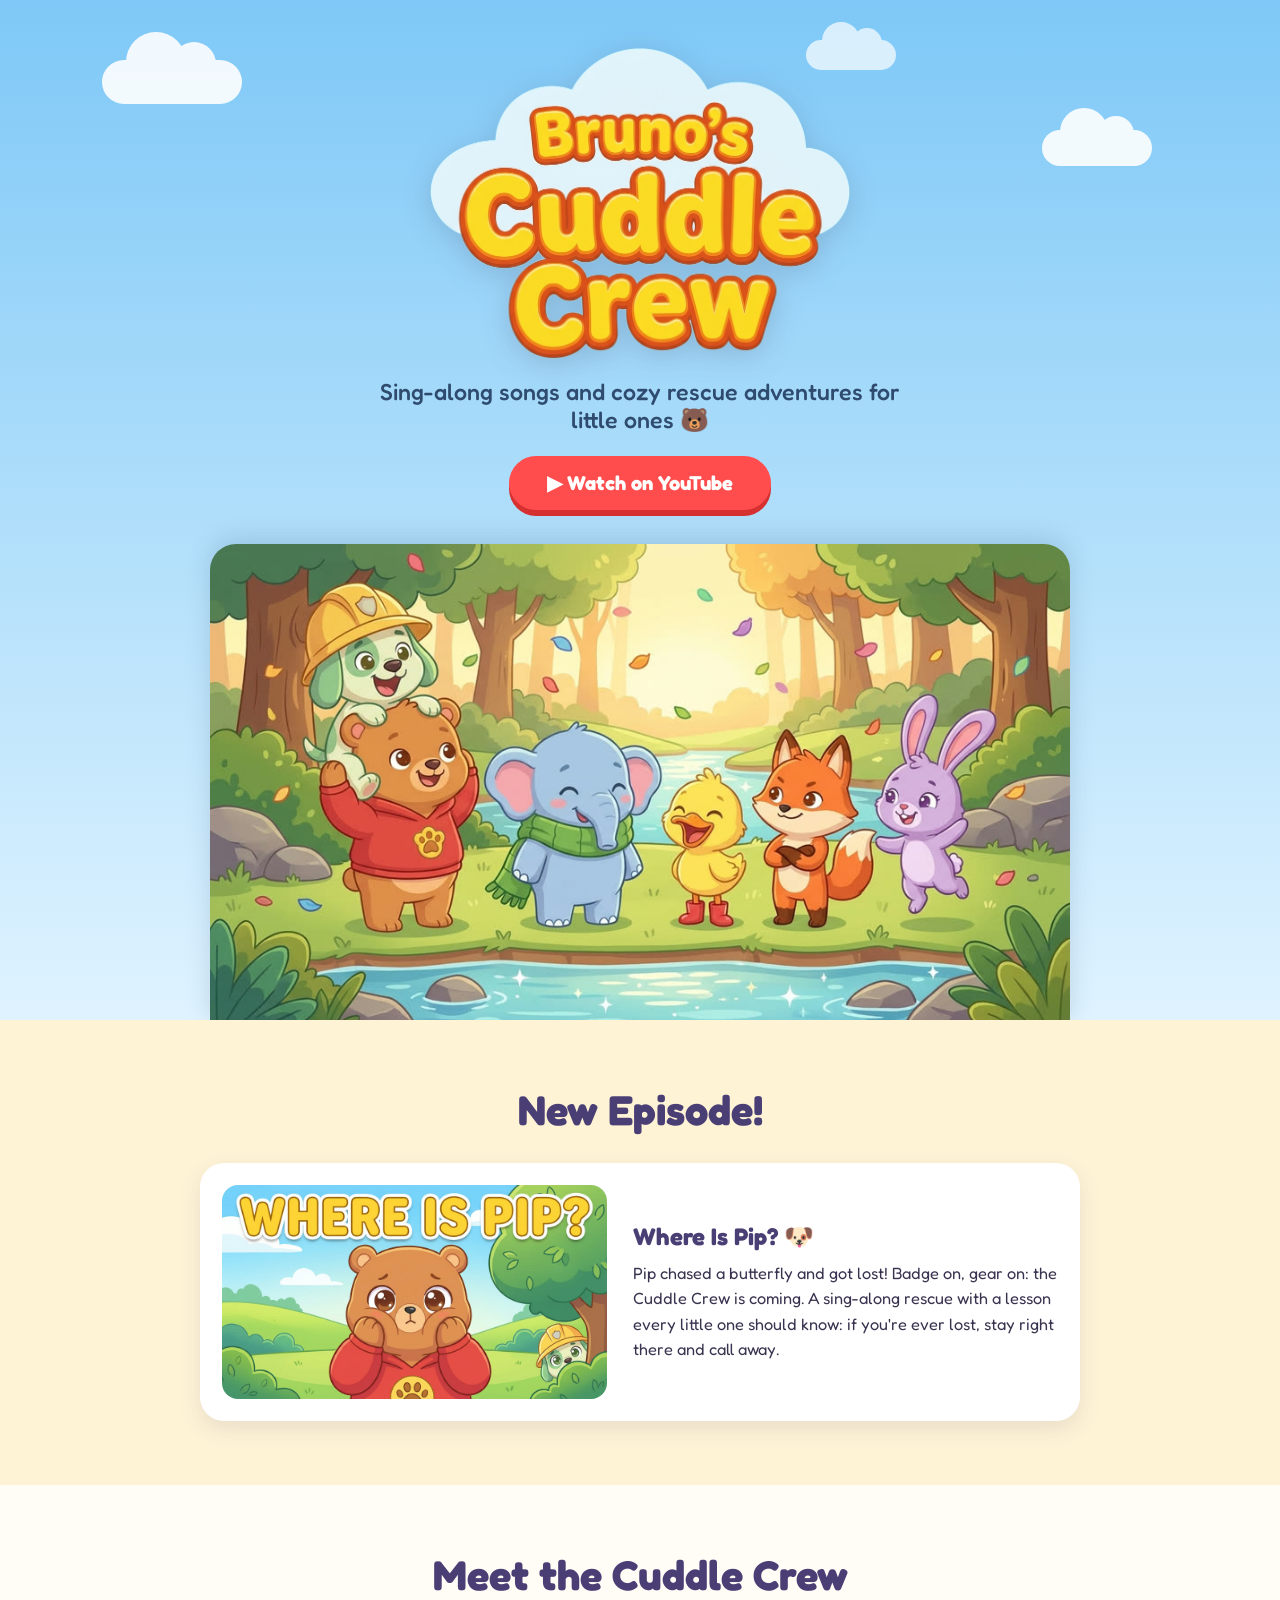
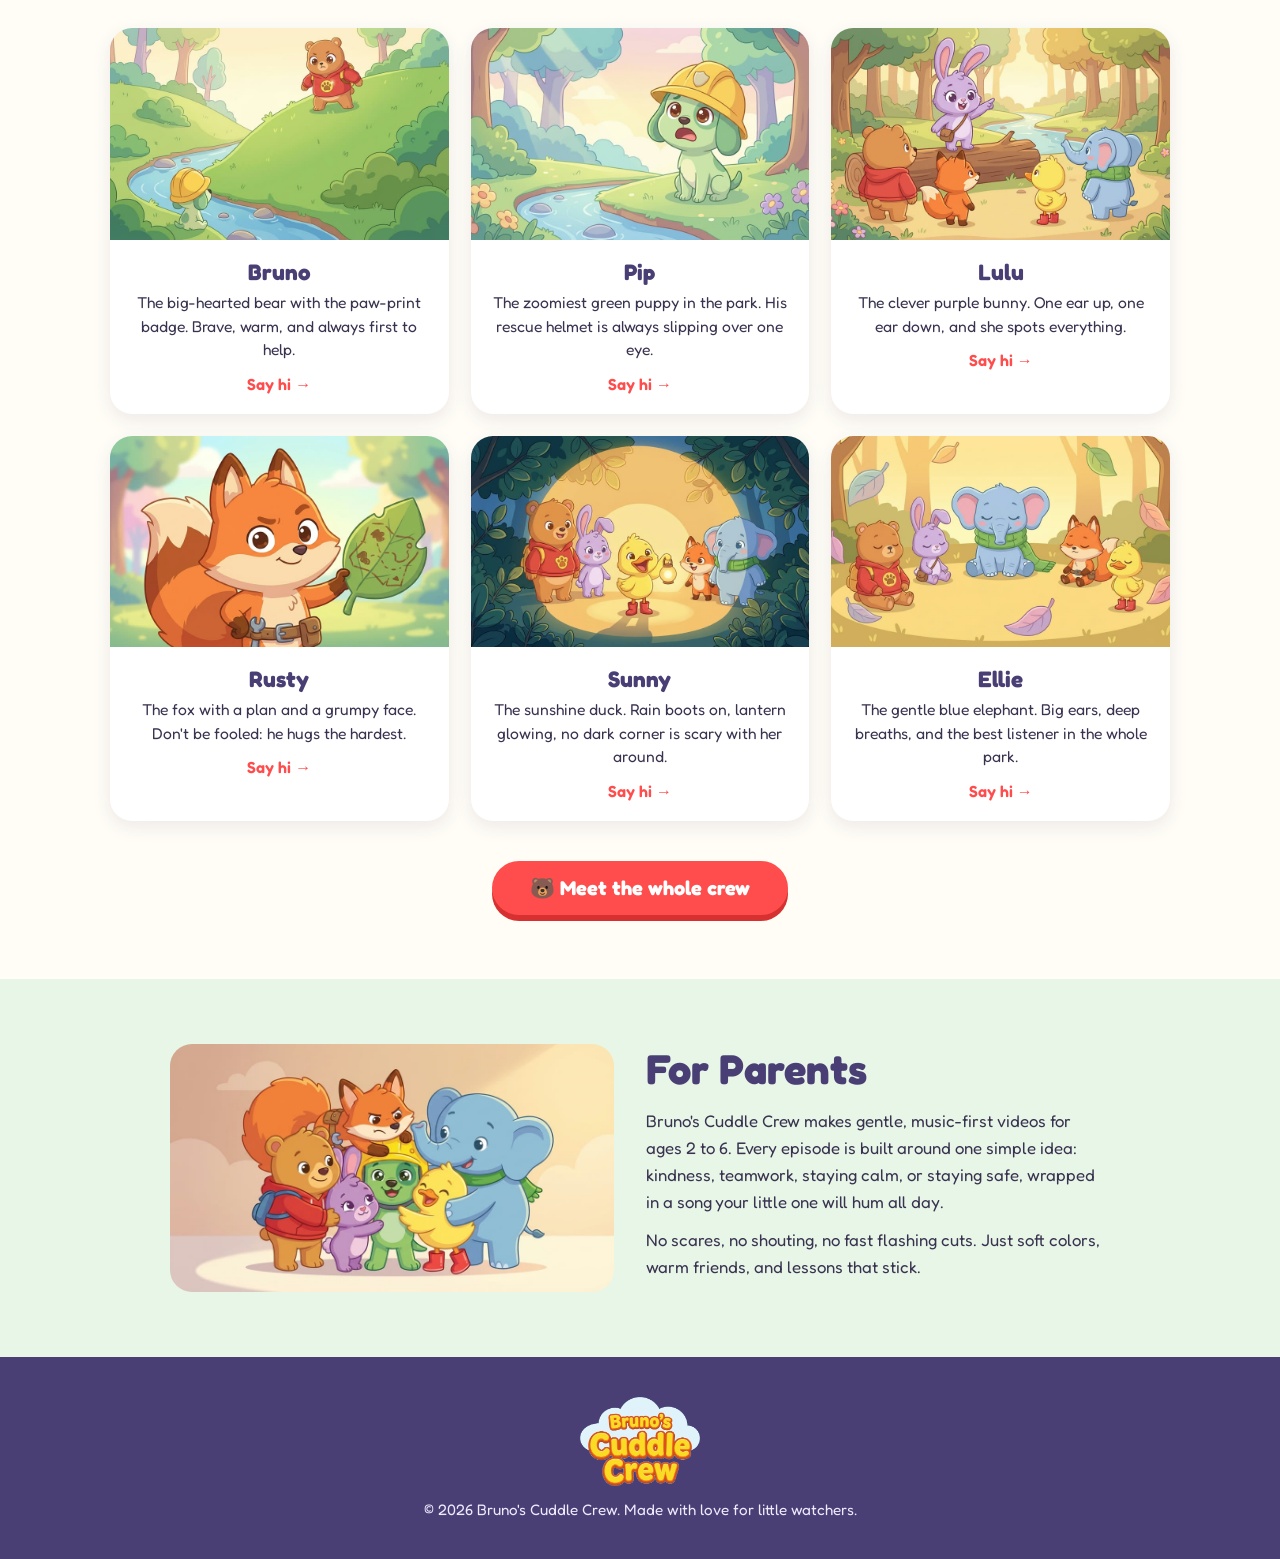
<file: index.html>
<!DOCTYPE html>
<html lang="en">
<head>
<meta charset="UTF-8">
<meta name="viewport" content="width=device-width, initial-scale=1.0">
<title>Bruno's Cuddle Crew — Songs & Adventures for Little Ones</title>
<meta name="description" content="Bruno's Cuddle Crew: sing-along songs and cozy rescue adventures for preschoolers. Meet Bruno, Pip, Lulu, Rusty, Sunny and Ellie!">
<meta property="og:title" content="Bruno's Cuddle Crew">
<meta property="og:description" content="Sing-along songs and cozy adventures for little ones.">
<meta property="og:image" content="https://brunoscuddlecrew.com/assets/hero.jpg">
<meta property="og:url" content="https://brunoscuddlecrew.com">
<link rel="icon" type="image/png" href="assets/logo.png">
<link rel="preconnect" href="https://fonts.googleapis.com">
<link rel="preconnect" href="https://fonts.gstatic.com" crossorigin>
<link href="https://fonts.googleapis.com/css2?family=Fredoka:wght@400;500;600;700&display=swap" rel="stylesheet">
<link rel="stylesheet" href="style.css">
</head>
<body>

<header class="hero">
  <div class="clouds" aria-hidden="true">
    <span class="cloud c1"></span><span class="cloud c2"></span><span class="cloud c3"></span>
  </div>
  <img class="hero-logo" src="assets/logo.png" alt="Bruno's Cuddle Crew logo">
  <p class="tagline">Sing-along songs and cozy rescue adventures for little ones 🐻</p>
  <a class="btn-yt" id="yt-link" href="https://www.youtube.com/@BrunosCuddleCrew" target="_blank" rel="noopener">
    ▶ Watch on YouTube
  </a>
  <img class="hero-crew" src="assets/hero.jpg" alt="Bruno, Pip, Lulu, Rusty, Sunny and Ellie standing together by the stream">
</header>

<main>
  <section class="watch">
    <h2>New Episode!</h2>
    <!-- PUBLISH-DAY GATE: re-add on the video's publish day (Fatih rule 2026-07-11).
         Ten Little Ducklings card goes live 2026-07-13 (youtu.be/UsX-6YRcGUA, publishAt 20:30Z):
    <a class="ep-card" id="ep2-link" href="https://youtu.be/UsX-6YRcGUA" target="_blank" rel="noopener">
      <img src="assets/ducklings_thumb.jpg" alt="Ten Little Ducklings episode thumbnail">
      <div class="ep-info">
        <h3>Ten Little Ducklings 🐤</h3>
        <p>Sunny's ten little ducklings wandered off around the pond! Count along with the Cuddle Crew from 1 to 10 as they find every fluffy duckling, then count again nice and slow, and super fast!</p>
      </div>
    </a>
    -->
    <a class="ep-card" id="ep1-link" href="https://youtu.be/b7LhZyngtzA" target="_blank" rel="noopener">
      <img src="assets/ep1_thumb.jpg" alt="Where Is Pip? episode thumbnail">
      <div class="ep-info">
        <h3>Where Is Pip? 🐶</h3>
        <p>Pip chased a butterfly and got lost! Badge on, gear on: the Cuddle Crew is coming. A sing-along rescue with a lesson every little one should know: if you're ever lost, stay right there and call away.</p>
      </div>
    </a>
  </section>

  <section class="crew">
    <h2>Meet the Cuddle Crew</h2>
    <div class="cards">
      <a class="card" href="crew/bruno/"><img src="assets/bruno.jpg" alt="Bruno the bear"><h3>Bruno</h3><p>The big-hearted bear with the paw-print badge. Brave, warm, and always first to help.</p><span class="card-cta">Say hi →</span></a>
      <a class="card" href="crew/pip/"><img src="assets/pip.jpg" alt="Pip the puppy"><h3>Pip</h3><p>The zoomiest green puppy in the park. His rescue helmet is always slipping over one eye.</p><span class="card-cta">Say hi →</span></a>
      <a class="card" href="crew/lulu/"><img src="assets/lulu.jpg" alt="Lulu the bunny"><h3>Lulu</h3><p>The clever purple bunny. One ear up, one ear down, and she spots everything.</p><span class="card-cta">Say hi →</span></a>
      <a class="card" href="crew/rusty/"><img src="assets/rusty.jpg" alt="Rusty the fox"><h3>Rusty</h3><p>The fox with a plan and a grumpy face. Don't be fooled: he hugs the hardest.</p><span class="card-cta">Say hi →</span></a>
      <a class="card" href="crew/sunny/"><img src="assets/sunny.jpg" alt="Sunny the duck"><h3>Sunny</h3><p>The sunshine duck. Rain boots on, lantern glowing, no dark corner is scary with her around.</p><span class="card-cta">Say hi →</span></a>
      <a class="card" href="crew/ellie/"><img src="assets/ellie.jpg" alt="Ellie the elephant"><h3>Ellie</h3><p>The gentle blue elephant. Big ears, deep breaths, and the best listener in the whole park.</p><span class="card-cta">Say hi →</span></a>
    </div>
    <p class="crew-foot"><a class="btn-yt" href="crew/">🐻 Meet the whole crew</a></p>
  </section>

  <section class="parents">
    <div class="parents-inner">
      <img src="assets/hug.jpg" alt="The whole crew in a big group hug">
      <div>
        <h2>For Parents</h2>
        <p>Bruno's Cuddle Crew makes gentle, music-first videos for ages 2 to 6. Every episode is built around one simple idea: kindness, teamwork, staying calm, or staying safe, wrapped in a song your little one will hum all day.</p>
        <p>No scares, no shouting, no fast flashing cuts. Just soft colors, warm friends, and lessons that stick.</p>
      </div>
    </div>
  </section>
</main>

<footer>
  <img src="assets/logo.png" alt="" class="foot-logo">
  <p>© 2026 Bruno's Cuddle Crew. Made with love for little watchers.</p>
</footer>

</body>
</html>
</file>
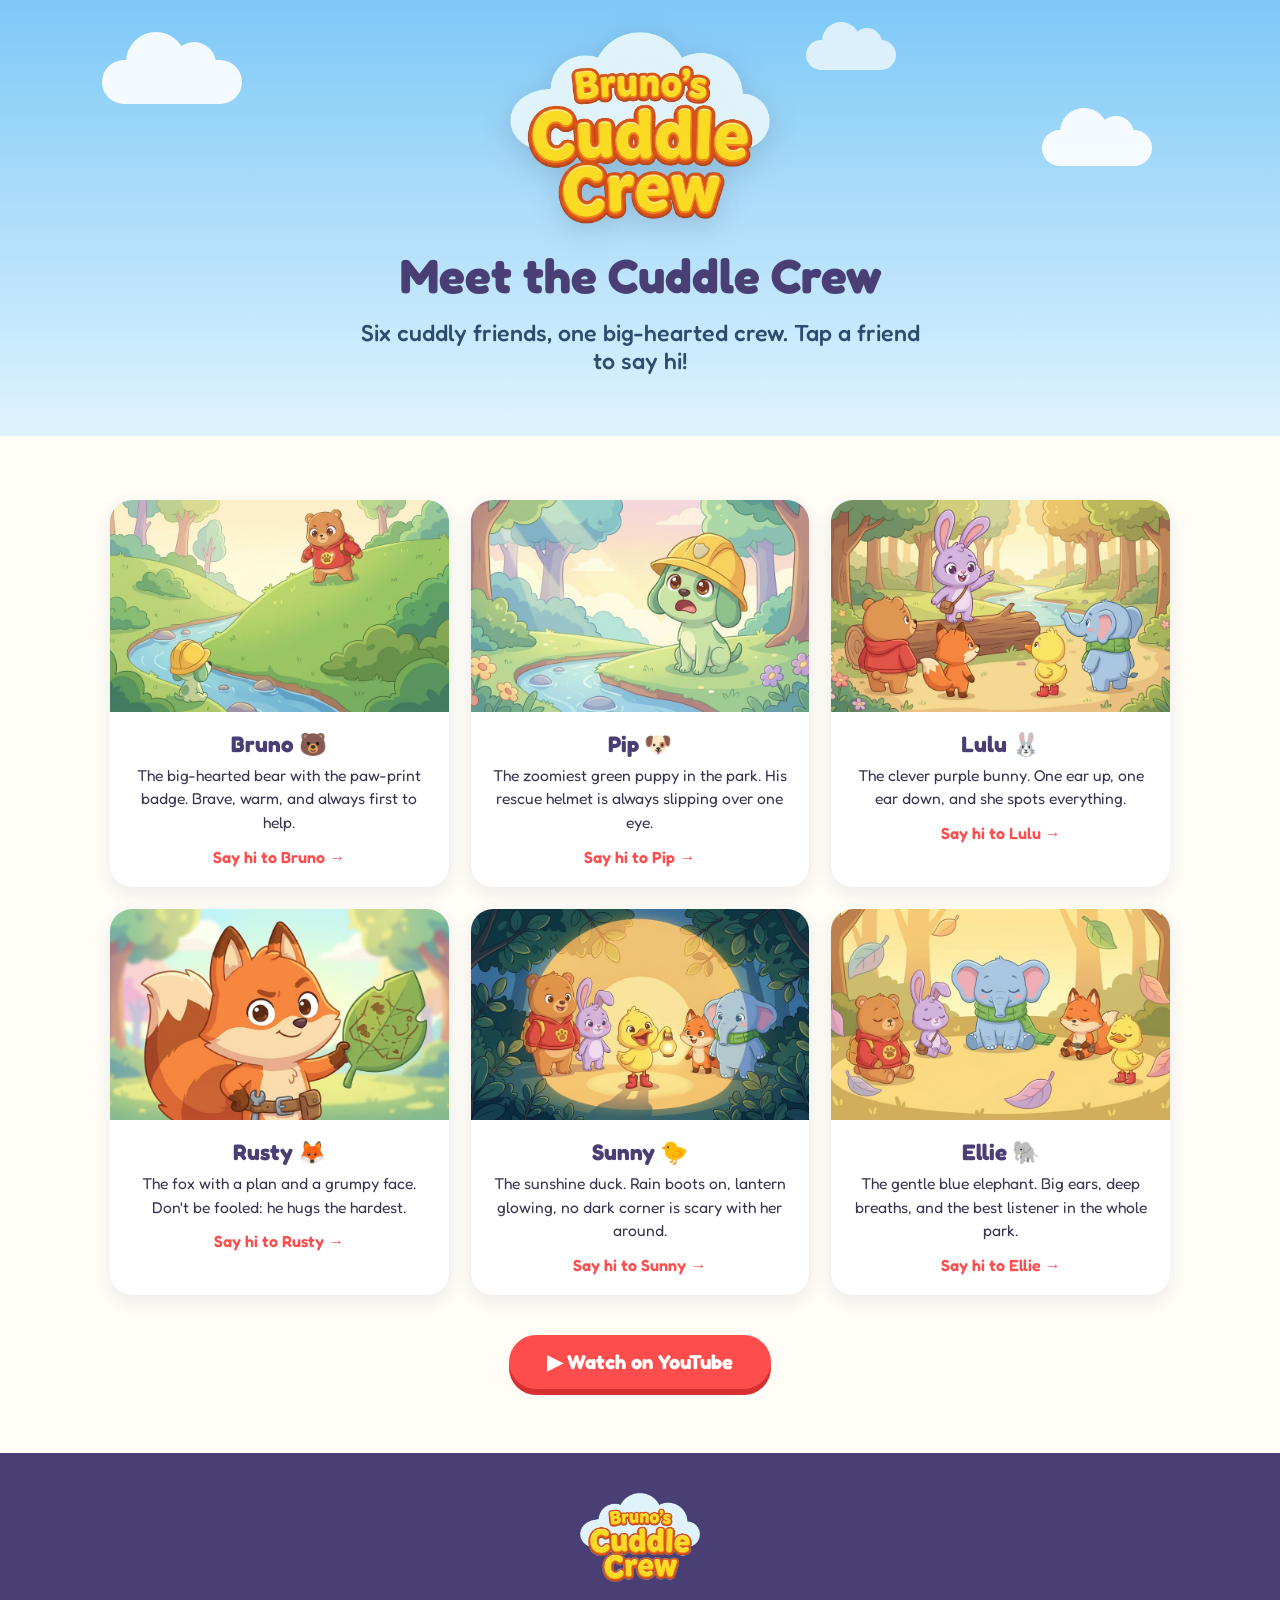
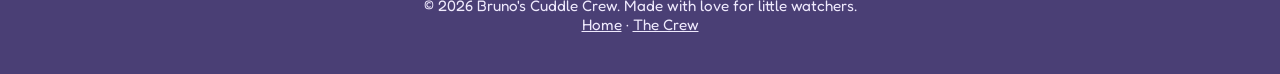
<file: crew/index.html>
<!DOCTYPE html>
<html lang="en">
<head>
<meta charset="UTF-8">
<meta name="viewport" content="width=device-width, initial-scale=1.0">
<title>Meet the Cuddle Crew — Bruno's Cuddle Crew</title>
<meta name="description" content="Meet all six Cuddle Crew friends: Bruno the bear, Pip the puppy, Lulu the bunny, Rusty the fox, Sunny the duck and Ellie the elephant.">
<meta property="og:title" content="Meet the Cuddle Crew">
<meta property="og:description" content="Six cuddly friends, one big-hearted crew. Say hi to Bruno, Pip, Lulu, Rusty, Sunny and Ellie!">
<meta property="og:image" content="https://brunoscuddlecrew.com/assets/hero.jpg">
<meta property="og:url" content="https://brunoscuddlecrew.com/crew/">
<link rel="icon" type="image/png" href="../assets/logo.png">
<link rel="preconnect" href="https://fonts.googleapis.com">
<link rel="preconnect" href="https://fonts.gstatic.com" crossorigin>
<link href="https://fonts.googleapis.com/css2?family=Fredoka:wght@400;500;600;700&display=swap" rel="stylesheet">
<link rel="stylesheet" href="../style.css">
</head>
<body>

<header class="hero hero-small">
  <div class="clouds" aria-hidden="true">
    <span class="cloud c1"></span><span class="cloud c2"></span><span class="cloud c3"></span>
  </div>
  <a href="../"><img class="hero-logo hero-logo-small" src="../assets/logo.png" alt="Bruno's Cuddle Crew logo"></a>
  <h1 class="page-title">Meet the Cuddle Crew</h1>
  <p class="tagline">Six cuddly friends, one big-hearted crew. Tap a friend to say hi!</p>
</header>

<main>
  <section class="crew">
    <div class="cards">
      <a class="card" href="bruno/"><img src="../assets/bruno.jpg" alt="Bruno the bear"><h3>Bruno 🐻</h3><p>The big-hearted bear with the paw-print badge. Brave, warm, and always first to help.</p><span class="card-cta">Say hi to Bruno →</span></a>
      <a class="card" href="pip/"><img src="../assets/pip.jpg" alt="Pip the puppy"><h3>Pip 🐶</h3><p>The zoomiest green puppy in the park. His rescue helmet is always slipping over one eye.</p><span class="card-cta">Say hi to Pip →</span></a>
      <a class="card" href="lulu/"><img src="../assets/lulu.jpg" alt="Lulu the bunny"><h3>Lulu 🐰</h3><p>The clever purple bunny. One ear up, one ear down, and she spots everything.</p><span class="card-cta">Say hi to Lulu →</span></a>
      <a class="card" href="rusty/"><img src="../assets/rusty.jpg" alt="Rusty the fox"><h3>Rusty 🦊</h3><p>The fox with a plan and a grumpy face. Don't be fooled: he hugs the hardest.</p><span class="card-cta">Say hi to Rusty →</span></a>
      <a class="card" href="sunny/"><img src="../assets/sunny.jpg" alt="Sunny the duck"><h3>Sunny 🐤</h3><p>The sunshine duck. Rain boots on, lantern glowing, no dark corner is scary with her around.</p><span class="card-cta">Say hi to Sunny →</span></a>
      <a class="card" href="ellie/"><img src="../assets/ellie.jpg" alt="Ellie the elephant"><h3>Ellie 🐘</h3><p>The gentle blue elephant. Big ears, deep breaths, and the best listener in the whole park.</p><span class="card-cta">Say hi to Ellie →</span></a>
    </div>
    <p class="crew-foot">
      <a class="btn-yt" href="https://www.youtube.com/@BrunosCuddleCrew" target="_blank" rel="noopener">▶ Watch on YouTube</a>
    </p>
  </section>
</main>

<footer>
  <img src="../assets/logo.png" alt="" class="foot-logo">
  <p>© 2026 Bruno's Cuddle Crew. Made with love for little watchers.</p>
  <p class="foot-links"><a href="../">Home</a> · <a href="./">The Crew</a></p>
</footer>

</body>
</html>
</file>
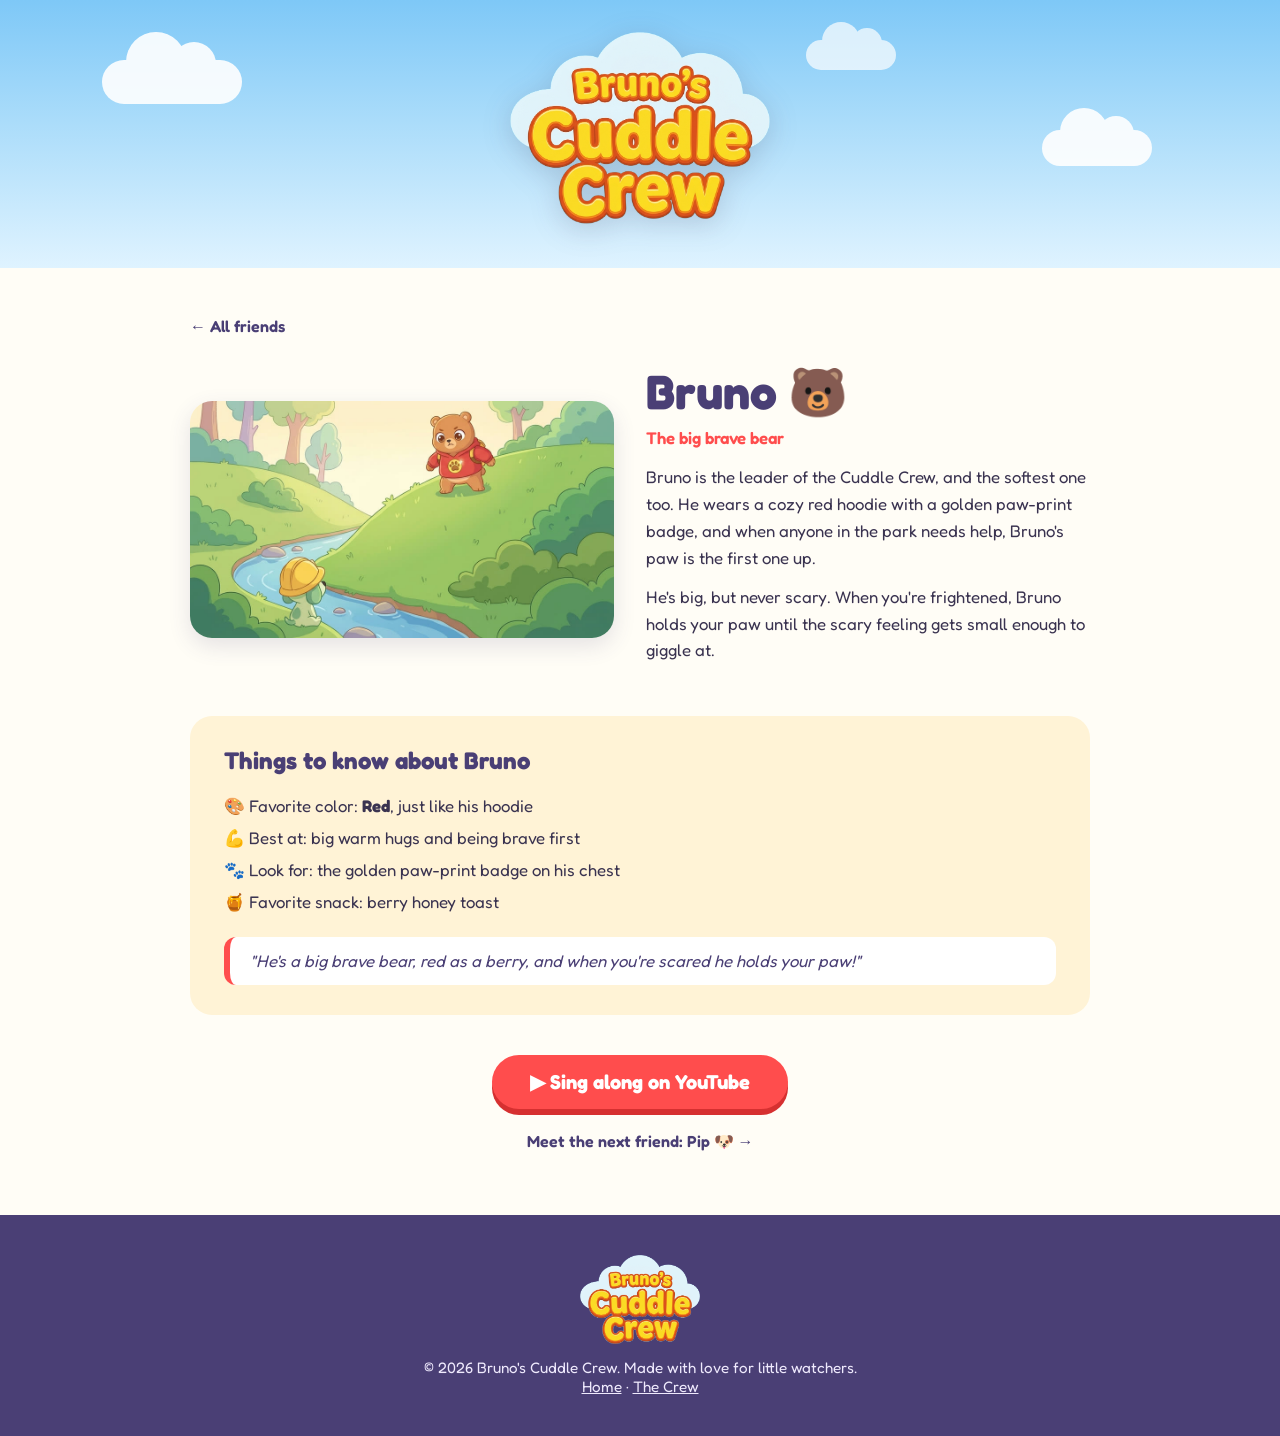
<file: crew/bruno/index.html>
<!DOCTYPE html>
<html lang="en">
<head>
<meta charset="UTF-8">
<meta name="viewport" content="width=device-width, initial-scale=1.0">
<title>Bruno the Bear — Bruno's Cuddle Crew</title>
<meta name="description" content="Meet Bruno, the big brave bear who leads the Cuddle Crew. Red as a berry, warm as a hug, and always first to help.">
<meta property="og:title" content="Bruno the Bear — Bruno's Cuddle Crew">
<meta property="og:description" content="The big brave bear with the paw-print badge.">
<meta property="og:image" content="https://brunoscuddlecrew.com/assets/bruno.jpg">
<meta property="og:url" content="https://brunoscuddlecrew.com/crew/bruno/">
<link rel="icon" type="image/png" href="../../assets/logo.png">
<link rel="preconnect" href="https://fonts.googleapis.com">
<link rel="preconnect" href="https://fonts.gstatic.com" crossorigin>
<link href="https://fonts.googleapis.com/css2?family=Fredoka:wght@400;500;600;700&display=swap" rel="stylesheet">
<link rel="stylesheet" href="../../style.css">
</head>
<body>

<header class="hero hero-small">
  <div class="clouds" aria-hidden="true">
    <span class="cloud c1"></span><span class="cloud c2"></span><span class="cloud c3"></span>
  </div>
  <a href="../../"><img class="hero-logo hero-logo-small" src="../../assets/logo.png" alt="Bruno's Cuddle Crew logo"></a>
</header>

<main class="char-page">
  <a class="back-link" href="../">← All friends</a>
  <div class="char-hero">
    <img src="../../assets/bruno.jpg" alt="Bruno the bear smiling in his red hoodie">
    <div>
      <h1>Bruno 🐻</h1>
      <p class="char-tag">The big brave bear</p>
      <p>Bruno is the leader of the Cuddle Crew, and the softest one too. He wears a cozy red hoodie with a golden paw-print badge, and when anyone in the park needs help, Bruno's paw is the first one up.</p>
      <p>He's big, but never scary. When you're frightened, Bruno holds your paw until the scary feeling gets small enough to giggle at.</p>
    </div>
  </div>

  <div class="char-facts">
    <h2>Things to know about Bruno</h2>
    <ul>
      <li>🎨 Favorite color: <strong>Red</strong>, just like his hoodie</li>
      <li>💪 Best at: big warm hugs and being brave first</li>
      <li>🐾 Look for: the golden paw-print badge on his chest</li>
      <li>🍯 Favorite snack: berry honey toast</li>
    </ul>
    <blockquote class="char-lyric">"He's a big brave bear, red as a berry, and when you're scared he holds your paw!"</blockquote>
  </div>

  <p class="char-cta">
    <a class="btn-yt" href="https://www.youtube.com/@BrunosCuddleCrew" target="_blank" rel="noopener">▶ Sing along on YouTube</a>
  </p>
  <p class="char-next"><a href="../pip/">Meet the next friend: Pip 🐶 →</a></p>
</main>

<footer>
  <img src="../../assets/logo.png" alt="" class="foot-logo">
  <p>© 2026 Bruno's Cuddle Crew. Made with love for little watchers.</p>
  <p class="foot-links"><a href="../../">Home</a> · <a href="../">The Crew</a></p>
</footer>

</body>
</html>
</file>
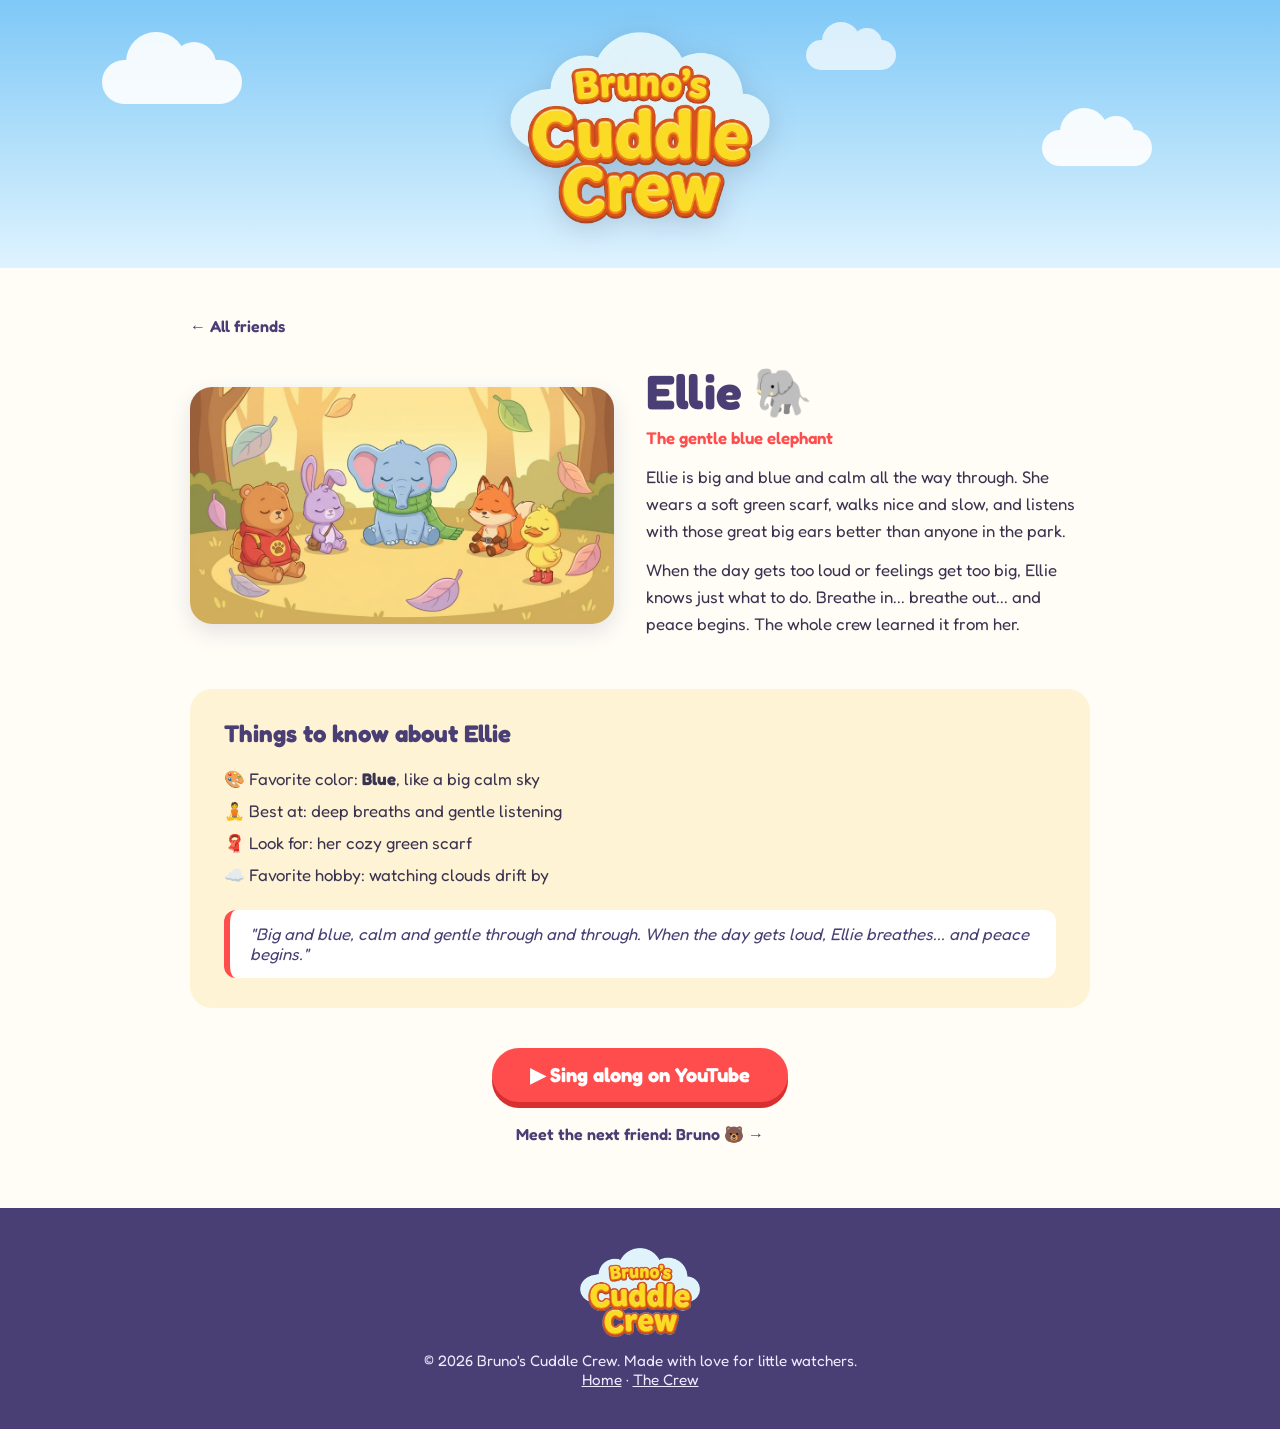
<file: crew/ellie/index.html>
<!DOCTYPE html>
<html lang="en">
<head>
<meta charset="UTF-8">
<meta name="viewport" content="width=device-width, initial-scale=1.0">
<title>Ellie the Elephant — Bruno's Cuddle Crew</title>
<meta name="description" content="Meet Ellie, the gentle blue elephant of the Cuddle Crew. Big ears, deep breaths, and the best listener in the whole park.">
<meta property="og:title" content="Ellie the Elephant — Bruno's Cuddle Crew">
<meta property="og:description" content="The gentle blue elephant. Breathe in, breathe out.">
<meta property="og:image" content="https://brunoscuddlecrew.com/assets/ellie.jpg">
<meta property="og:url" content="https://brunoscuddlecrew.com/crew/ellie/">
<link rel="icon" type="image/png" href="../../assets/logo.png">
<link rel="preconnect" href="https://fonts.googleapis.com">
<link rel="preconnect" href="https://fonts.gstatic.com" crossorigin>
<link href="https://fonts.googleapis.com/css2?family=Fredoka:wght@400;500;600;700&display=swap" rel="stylesheet">
<link rel="stylesheet" href="../../style.css">
</head>
<body>

<header class="hero hero-small">
  <div class="clouds" aria-hidden="true">
    <span class="cloud c1"></span><span class="cloud c2"></span><span class="cloud c3"></span>
  </div>
  <a href="../../"><img class="hero-logo hero-logo-small" src="../../assets/logo.png" alt="Bruno's Cuddle Crew logo"></a>
</header>

<main class="char-page">
  <a class="back-link" href="../">← All friends</a>
  <div class="char-hero">
    <img src="../../assets/ellie.jpg" alt="Ellie the blue elephant with her green scarf">
    <div>
      <h1>Ellie 🐘</h1>
      <p class="char-tag">The gentle blue elephant</p>
      <p>Ellie is big and blue and calm all the way through. She wears a soft green scarf, walks nice and slow, and listens with those great big ears better than anyone in the park.</p>
      <p>When the day gets too loud or feelings get too big, Ellie knows just what to do. Breathe in... breathe out... and peace begins. The whole crew learned it from her.</p>
    </div>
  </div>

  <div class="char-facts">
    <h2>Things to know about Ellie</h2>
    <ul>
      <li>🎨 Favorite color: <strong>Blue</strong>, like a big calm sky</li>
      <li>🧘 Best at: deep breaths and gentle listening</li>
      <li>🧣 Look for: her cozy green scarf</li>
      <li>☁️ Favorite hobby: watching clouds drift by</li>
    </ul>
    <blockquote class="char-lyric">"Big and blue, calm and gentle through and through. When the day gets loud, Ellie breathes... and peace begins."</blockquote>
  </div>

  <p class="char-cta">
    <a class="btn-yt" href="https://www.youtube.com/@BrunosCuddleCrew" target="_blank" rel="noopener">▶ Sing along on YouTube</a>
  </p>
  <p class="char-next"><a href="../bruno/">Meet the next friend: Bruno 🐻 →</a></p>
</main>

<footer>
  <img src="../../assets/logo.png" alt="" class="foot-logo">
  <p>© 2026 Bruno's Cuddle Crew. Made with love for little watchers.</p>
  <p class="foot-links"><a href="../../">Home</a> · <a href="../">The Crew</a></p>
</footer>

</body>
</html>
</file>
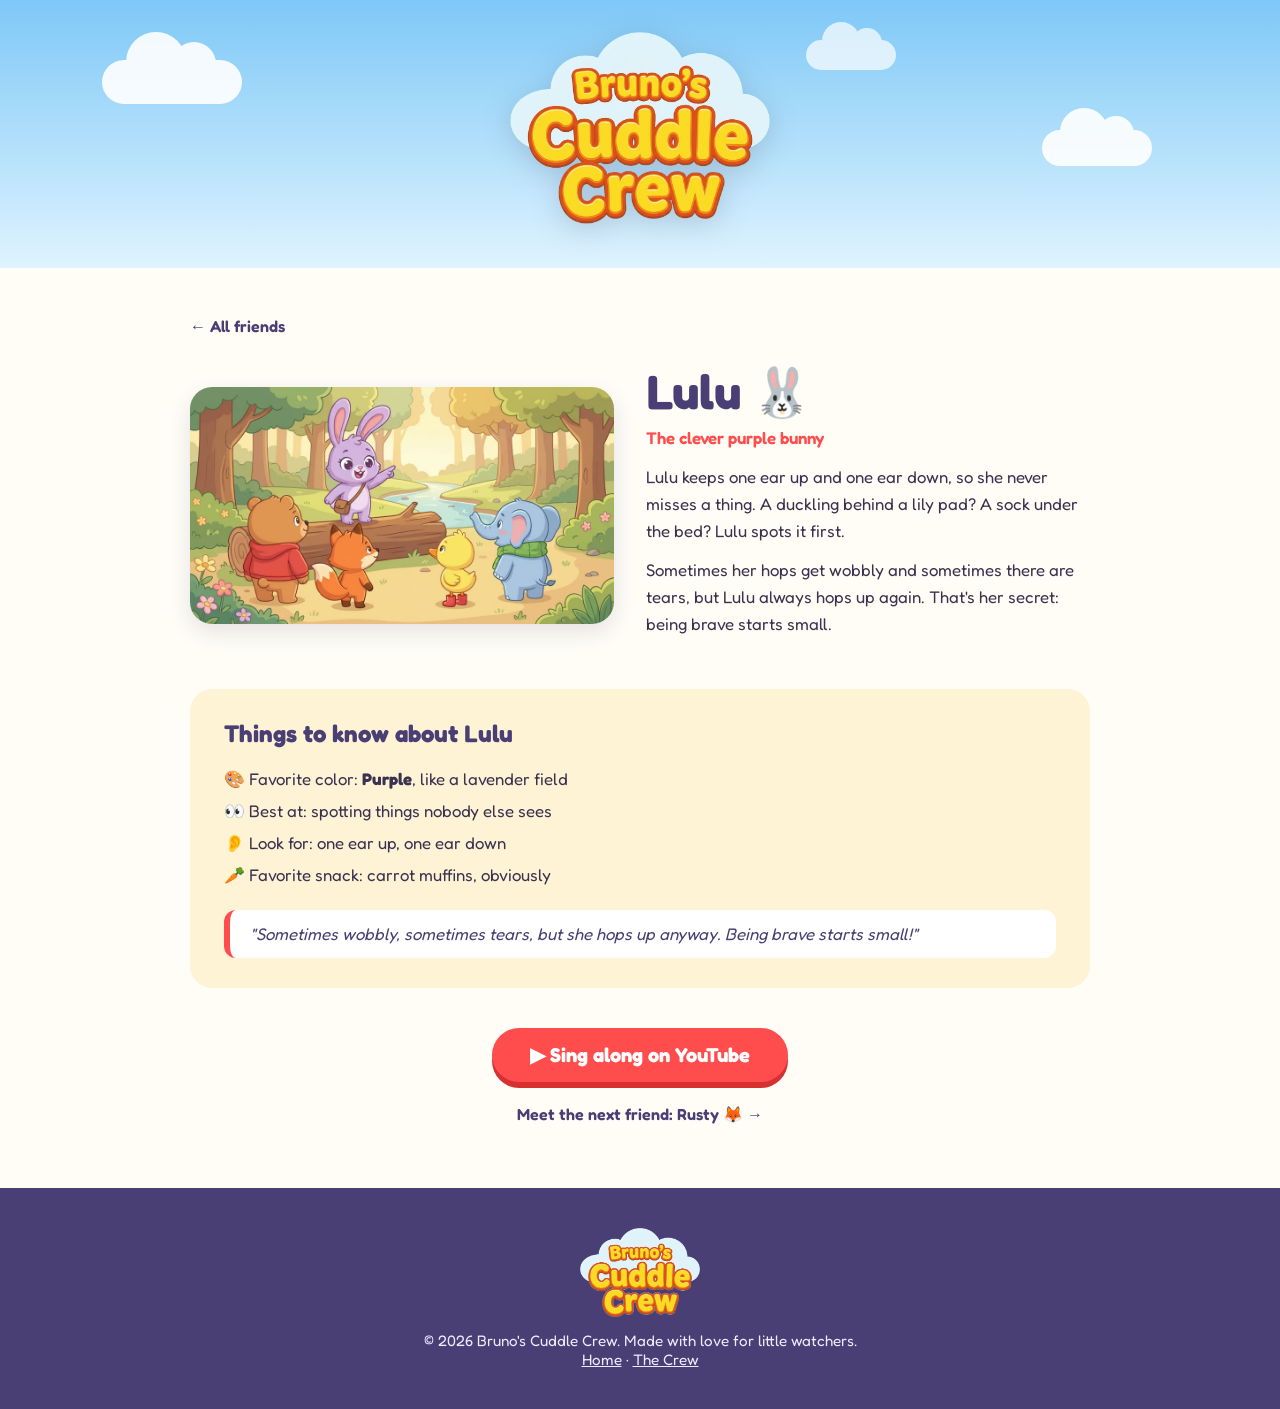
<file: crew/lulu/index.html>
<!DOCTYPE html>
<html lang="en">
<head>
<meta charset="UTF-8">
<meta name="viewport" content="width=device-width, initial-scale=1.0">
<title>Lulu the Bunny — Bruno's Cuddle Crew</title>
<meta name="description" content="Meet Lulu, the clever purple bunny of the Cuddle Crew. One ear up, one ear down, and she spots everything.">
<meta property="og:title" content="Lulu the Bunny — Bruno's Cuddle Crew">
<meta property="og:description" content="The clever purple bunny who spots everything.">
<meta property="og:image" content="https://brunoscuddlecrew.com/assets/lulu.jpg">
<meta property="og:url" content="https://brunoscuddlecrew.com/crew/lulu/">
<link rel="icon" type="image/png" href="../../assets/logo.png">
<link rel="preconnect" href="https://fonts.googleapis.com">
<link rel="preconnect" href="https://fonts.gstatic.com" crossorigin>
<link href="https://fonts.googleapis.com/css2?family=Fredoka:wght@400;500;600;700&display=swap" rel="stylesheet">
<link rel="stylesheet" href="../../style.css">
</head>
<body>

<header class="hero hero-small">
  <div class="clouds" aria-hidden="true">
    <span class="cloud c1"></span><span class="cloud c2"></span><span class="cloud c3"></span>
  </div>
  <a href="../../"><img class="hero-logo hero-logo-small" src="../../assets/logo.png" alt="Bruno's Cuddle Crew logo"></a>
</header>

<main class="char-page">
  <a class="back-link" href="../">← All friends</a>
  <div class="char-hero">
    <img src="../../assets/lulu.jpg" alt="Lulu the purple bunny with one ear up and one ear down">
    <div>
      <h1>Lulu 🐰</h1>
      <p class="char-tag">The clever purple bunny</p>
      <p>Lulu keeps one ear up and one ear down, so she never misses a thing. A duckling behind a lily pad? A sock under the bed? Lulu spots it first.</p>
      <p>Sometimes her hops get wobbly and sometimes there are tears, but Lulu always hops up again. That's her secret: being brave starts small.</p>
    </div>
  </div>

  <div class="char-facts">
    <h2>Things to know about Lulu</h2>
    <ul>
      <li>🎨 Favorite color: <strong>Purple</strong>, like a lavender field</li>
      <li>👀 Best at: spotting things nobody else sees</li>
      <li>👂 Look for: one ear up, one ear down</li>
      <li>🥕 Favorite snack: carrot muffins, obviously</li>
    </ul>
    <blockquote class="char-lyric">"Sometimes wobbly, sometimes tears, but she hops up anyway. Being brave starts small!"</blockquote>
  </div>

  <p class="char-cta">
    <a class="btn-yt" href="https://www.youtube.com/@BrunosCuddleCrew" target="_blank" rel="noopener">▶ Sing along on YouTube</a>
  </p>
  <p class="char-next"><a href="../rusty/">Meet the next friend: Rusty 🦊 →</a></p>
</main>

<footer>
  <img src="../../assets/logo.png" alt="" class="foot-logo">
  <p>© 2026 Bruno's Cuddle Crew. Made with love for little watchers.</p>
  <p class="foot-links"><a href="../../">Home</a> · <a href="../">The Crew</a></p>
</footer>

</body>
</html>
</file>
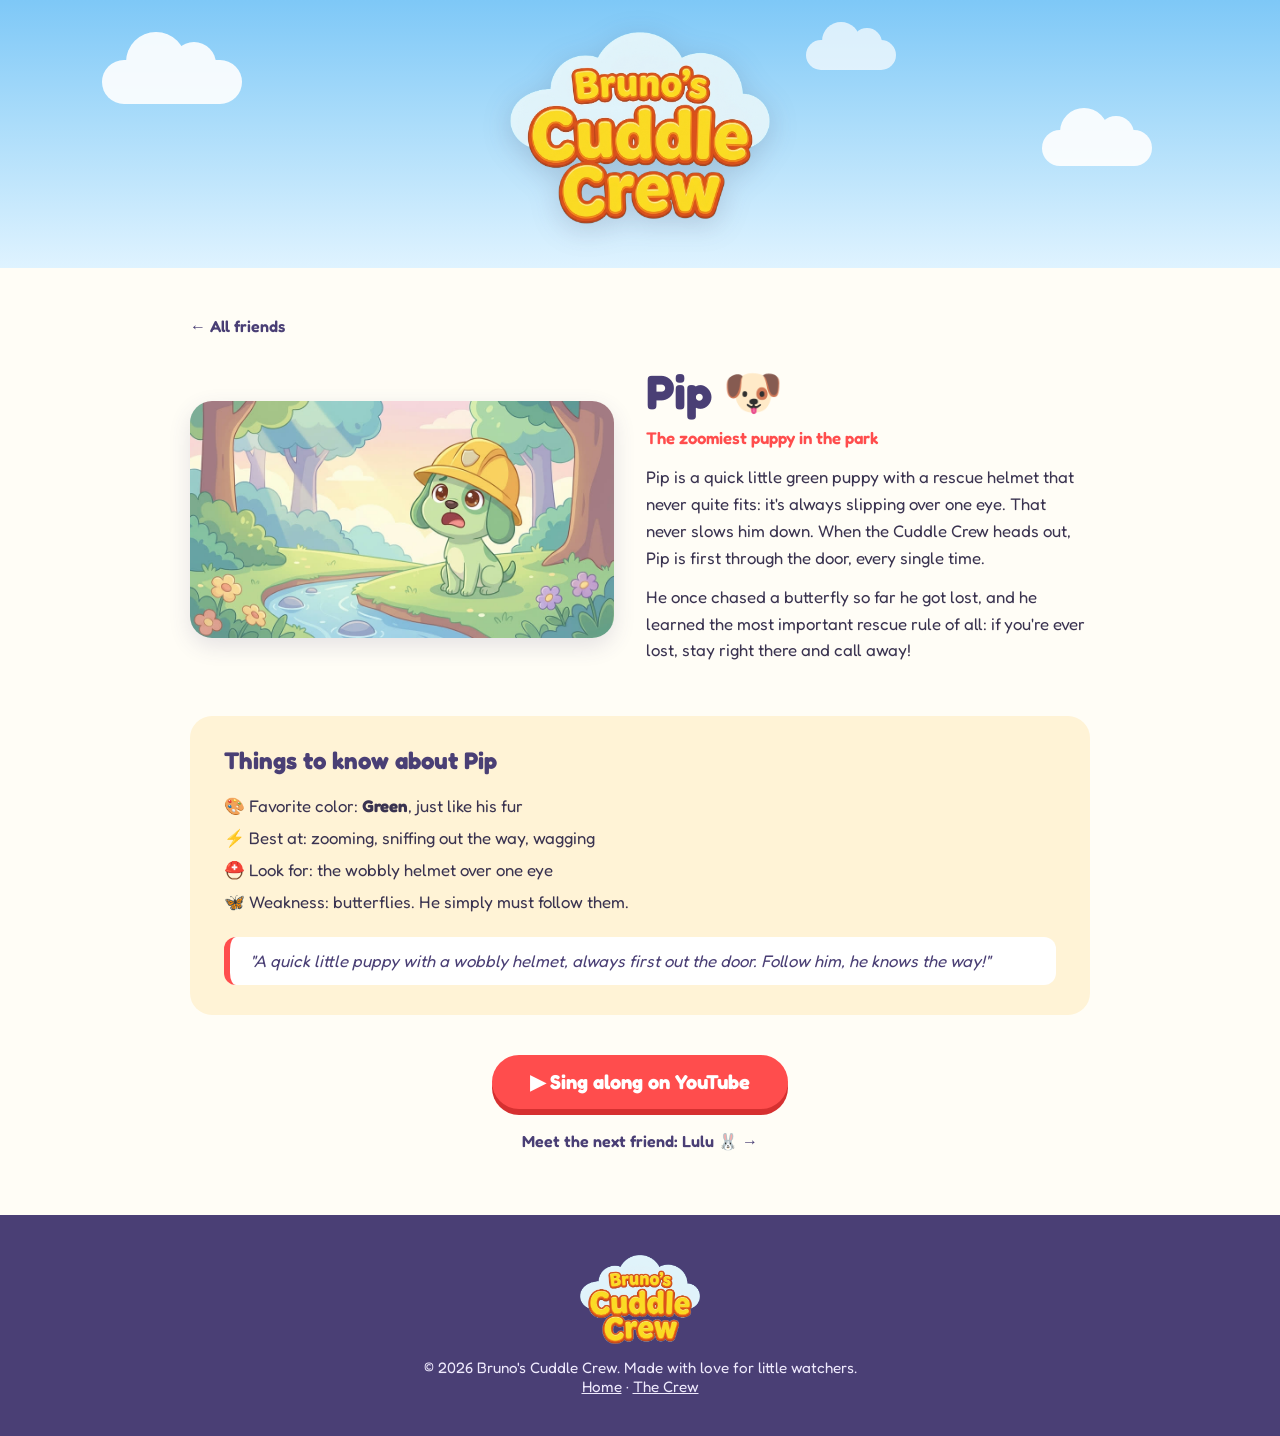
<file: crew/pip/index.html>
<!DOCTYPE html>
<html lang="en">
<head>
<meta charset="UTF-8">
<meta name="viewport" content="width=device-width, initial-scale=1.0">
<title>Pip the Puppy — Bruno's Cuddle Crew</title>
<meta name="description" content="Meet Pip, the zoomiest green puppy in the Cuddle Crew. Wobbly rescue helmet, fastest paws, always first out the door.">
<meta property="og:title" content="Pip the Puppy — Bruno's Cuddle Crew">
<meta property="og:description" content="The zoomiest green puppy in the park.">
<meta property="og:image" content="https://brunoscuddlecrew.com/assets/pip.jpg">
<meta property="og:url" content="https://brunoscuddlecrew.com/crew/pip/">
<link rel="icon" type="image/png" href="../../assets/logo.png">
<link rel="preconnect" href="https://fonts.googleapis.com">
<link rel="preconnect" href="https://fonts.gstatic.com" crossorigin>
<link href="https://fonts.googleapis.com/css2?family=Fredoka:wght@400;500;600;700&display=swap" rel="stylesheet">
<link rel="stylesheet" href="../../style.css">
</head>
<body>

<header class="hero hero-small">
  <div class="clouds" aria-hidden="true">
    <span class="cloud c1"></span><span class="cloud c2"></span><span class="cloud c3"></span>
  </div>
  <a href="../../"><img class="hero-logo hero-logo-small" src="../../assets/logo.png" alt="Bruno's Cuddle Crew logo"></a>
</header>

<main class="char-page">
  <a class="back-link" href="../">← All friends</a>
  <div class="char-hero">
    <img src="../../assets/pip.jpg" alt="Pip the green puppy with his rescue helmet">
    <div>
      <h1>Pip 🐶</h1>
      <p class="char-tag">The zoomiest puppy in the park</p>
      <p>Pip is a quick little green puppy with a rescue helmet that never quite fits: it's always slipping over one eye. That never slows him down. When the Cuddle Crew heads out, Pip is first through the door, every single time.</p>
      <p>He once chased a butterfly so far he got lost, and he learned the most important rescue rule of all: if you're ever lost, stay right there and call away!</p>
    </div>
  </div>

  <div class="char-facts">
    <h2>Things to know about Pip</h2>
    <ul>
      <li>🎨 Favorite color: <strong>Green</strong>, just like his fur</li>
      <li>⚡ Best at: zooming, sniffing out the way, wagging</li>
      <li>⛑️ Look for: the wobbly helmet over one eye</li>
      <li>🦋 Weakness: butterflies. He simply must follow them.</li>
    </ul>
    <blockquote class="char-lyric">"A quick little puppy with a wobbly helmet, always first out the door. Follow him, he knows the way!"</blockquote>
  </div>

  <p class="char-cta">
    <a class="btn-yt" href="https://www.youtube.com/@BrunosCuddleCrew" target="_blank" rel="noopener">▶ Sing along on YouTube</a>
  </p>
  <p class="char-next"><a href="../lulu/">Meet the next friend: Lulu 🐰 →</a></p>
</main>

<footer>
  <img src="../../assets/logo.png" alt="" class="foot-logo">
  <p>© 2026 Bruno's Cuddle Crew. Made with love for little watchers.</p>
  <p class="foot-links"><a href="../../">Home</a> · <a href="../">The Crew</a></p>
</footer>

</body>
</html>
</file>
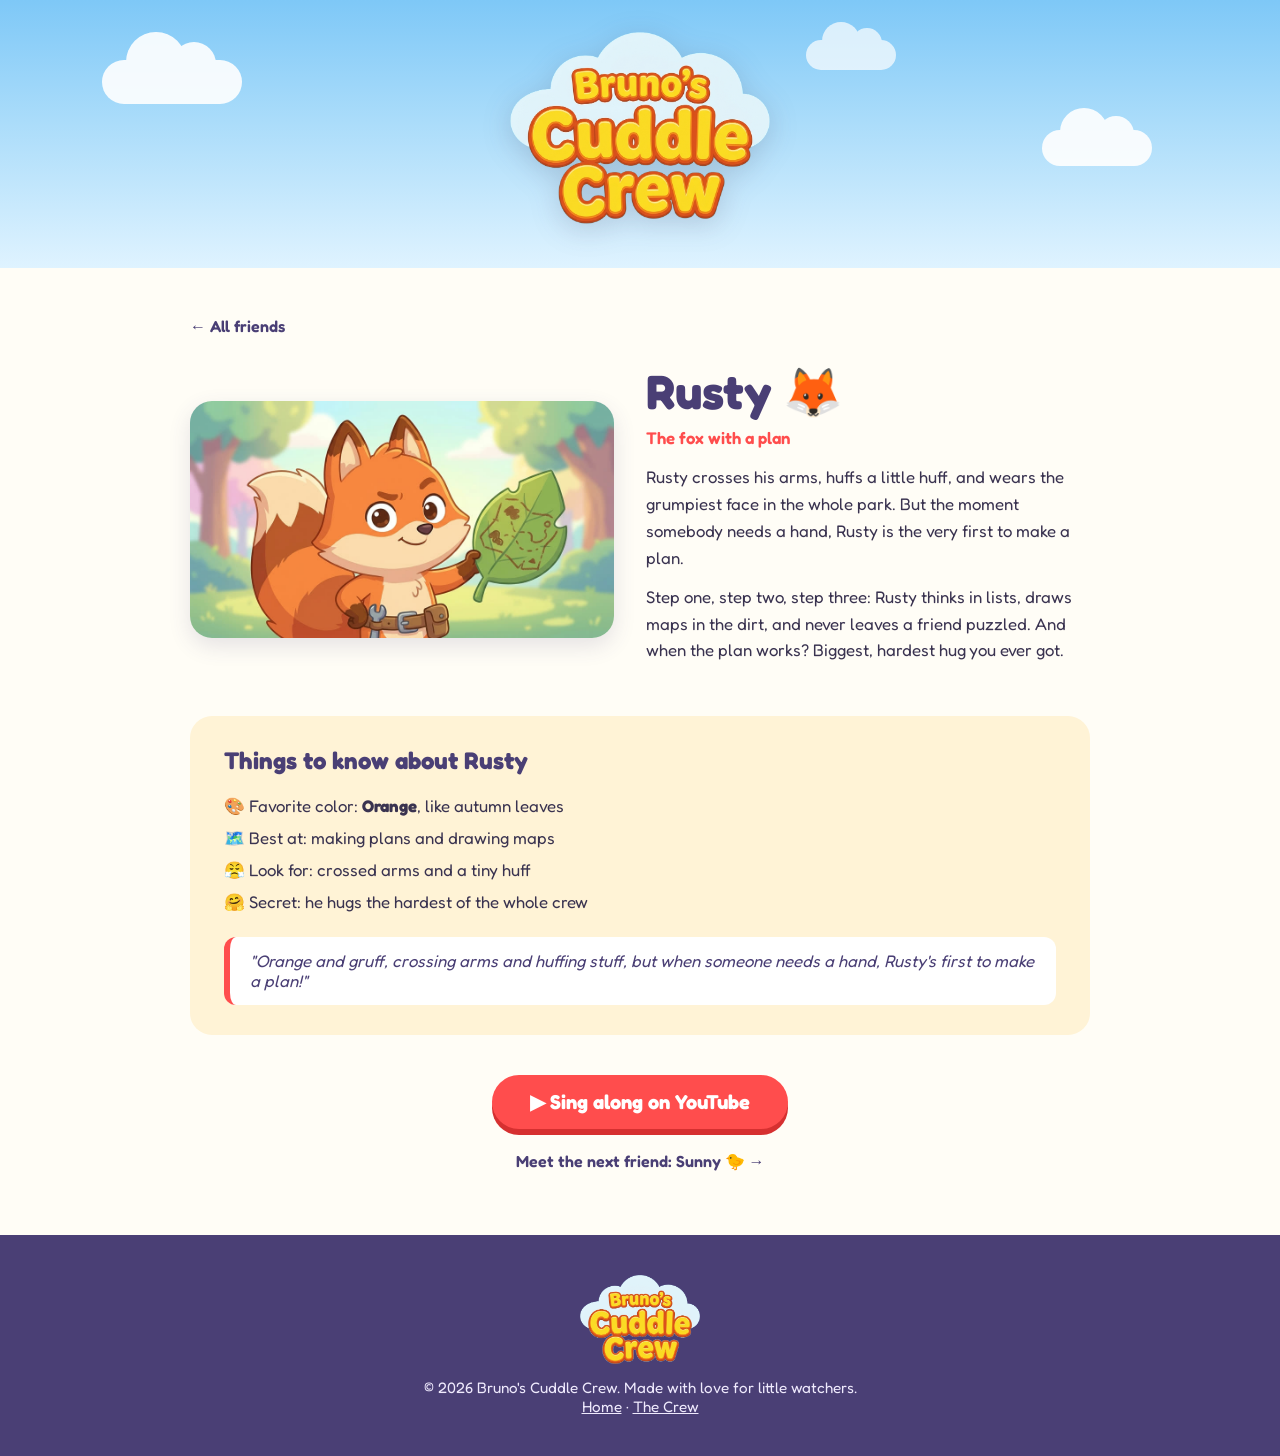
<file: crew/rusty/index.html>
<!DOCTYPE html>
<html lang="en">
<head>
<meta charset="UTF-8">
<meta name="viewport" content="width=device-width, initial-scale=1.0">
<title>Rusty the Fox — Bruno's Cuddle Crew</title>
<meta name="description" content="Meet Rusty, the Cuddle Crew fox with a plan and a grumpy face. Don't be fooled: he hugs the hardest.">
<meta property="og:title" content="Rusty the Fox — Bruno's Cuddle Crew">
<meta property="og:description" content="The fox with a plan and a grumpy face.">
<meta property="og:image" content="https://brunoscuddlecrew.com/assets/rusty.jpg">
<meta property="og:url" content="https://brunoscuddlecrew.com/crew/rusty/">
<link rel="icon" type="image/png" href="../../assets/logo.png">
<link rel="preconnect" href="https://fonts.googleapis.com">
<link rel="preconnect" href="https://fonts.gstatic.com" crossorigin>
<link href="https://fonts.googleapis.com/css2?family=Fredoka:wght@400;500;600;700&display=swap" rel="stylesheet">
<link rel="stylesheet" href="../../style.css">
</head>
<body>

<header class="hero hero-small">
  <div class="clouds" aria-hidden="true">
    <span class="cloud c1"></span><span class="cloud c2"></span><span class="cloud c3"></span>
  </div>
  <a href="../../"><img class="hero-logo hero-logo-small" src="../../assets/logo.png" alt="Bruno's Cuddle Crew logo"></a>
</header>

<main class="char-page">
  <a class="back-link" href="../">← All friends</a>
  <div class="char-hero">
    <img src="../../assets/rusty.jpg" alt="Rusty the orange fox with his arms crossed">
    <div>
      <h1>Rusty 🦊</h1>
      <p class="char-tag">The fox with a plan</p>
      <p>Rusty crosses his arms, huffs a little huff, and wears the grumpiest face in the whole park. But the moment somebody needs a hand, Rusty is the very first to make a plan.</p>
      <p>Step one, step two, step three: Rusty thinks in lists, draws maps in the dirt, and never leaves a friend puzzled. And when the plan works? Biggest, hardest hug you ever got.</p>
    </div>
  </div>

  <div class="char-facts">
    <h2>Things to know about Rusty</h2>
    <ul>
      <li>🎨 Favorite color: <strong>Orange</strong>, like autumn leaves</li>
      <li>🗺️ Best at: making plans and drawing maps</li>
      <li>😤 Look for: crossed arms and a tiny huff</li>
      <li>🤗 Secret: he hugs the hardest of the whole crew</li>
    </ul>
    <blockquote class="char-lyric">"Orange and gruff, crossing arms and huffing stuff, but when someone needs a hand, Rusty's first to make a plan!"</blockquote>
  </div>

  <p class="char-cta">
    <a class="btn-yt" href="https://www.youtube.com/@BrunosCuddleCrew" target="_blank" rel="noopener">▶ Sing along on YouTube</a>
  </p>
  <p class="char-next"><a href="../sunny/">Meet the next friend: Sunny 🐤 →</a></p>
</main>

<footer>
  <img src="../../assets/logo.png" alt="" class="foot-logo">
  <p>© 2026 Bruno's Cuddle Crew. Made with love for little watchers.</p>
  <p class="foot-links"><a href="../../">Home</a> · <a href="../">The Crew</a></p>
</footer>

</body>
</html>
</file>
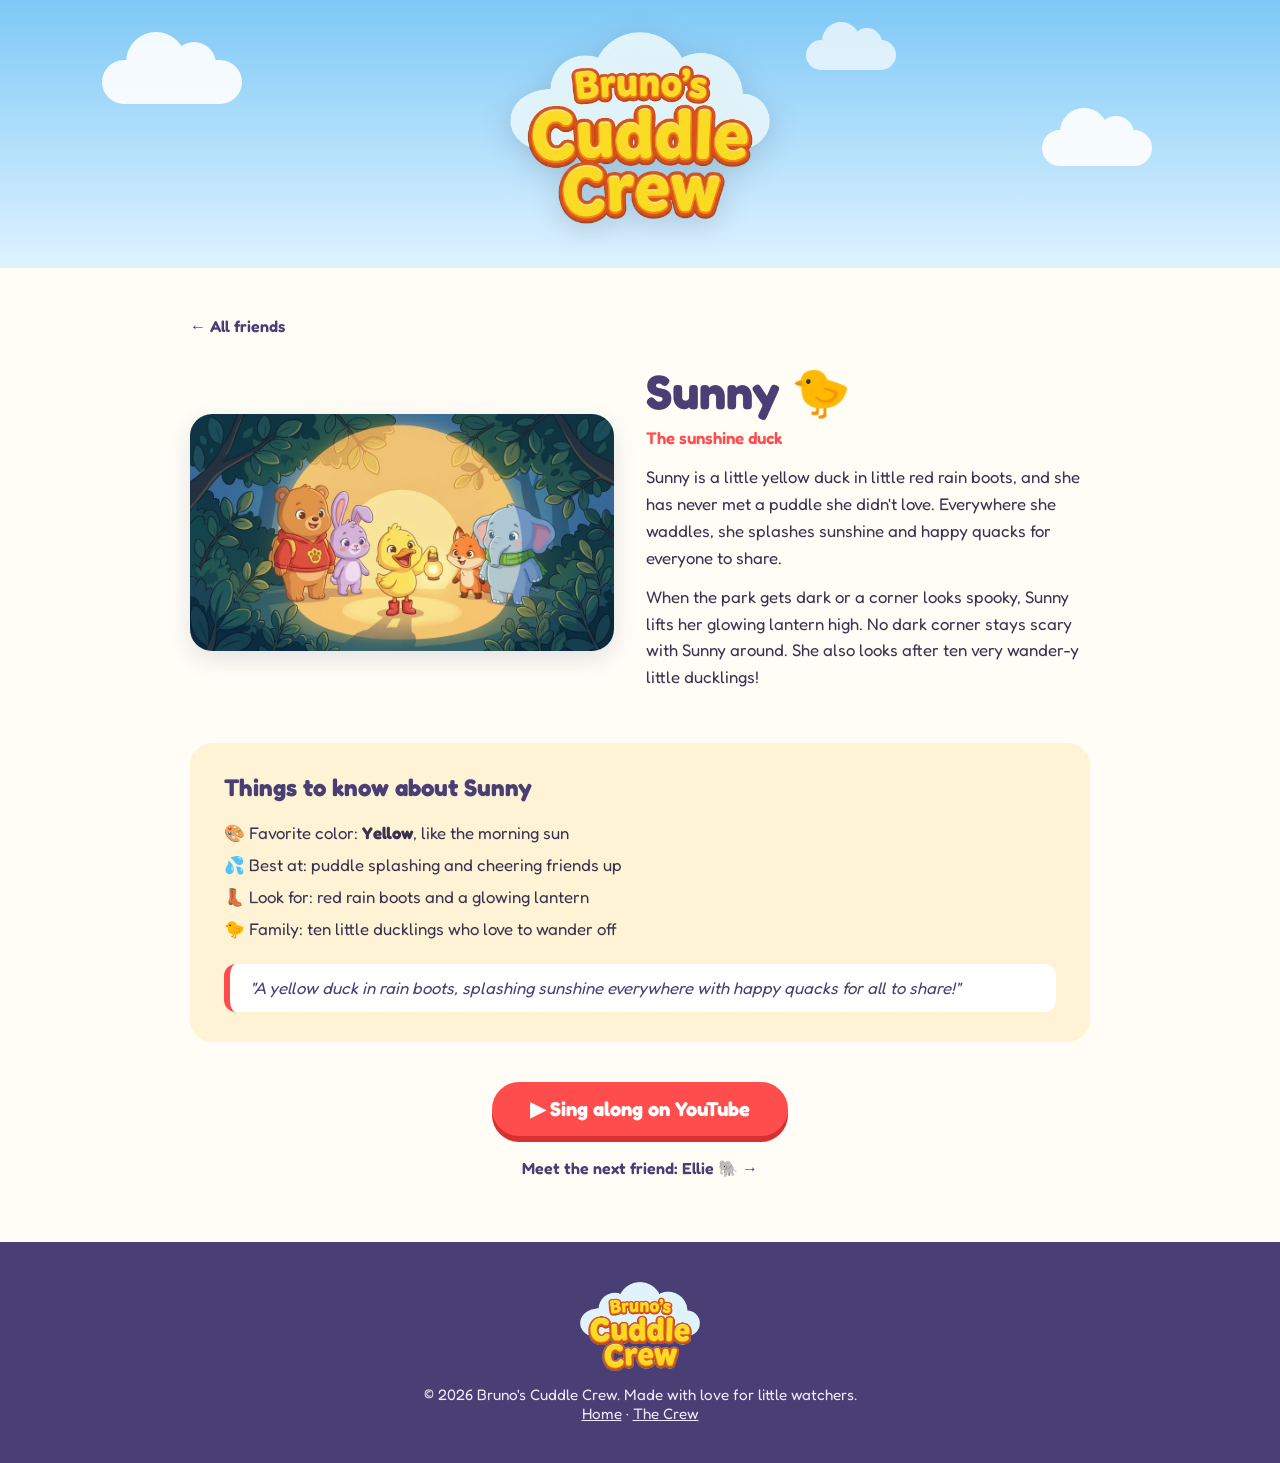
<file: crew/sunny/index.html>
<!DOCTYPE html>
<html lang="en">
<head>
<meta charset="UTF-8">
<meta name="viewport" content="width=device-width, initial-scale=1.0">
<title>Sunny the Duck — Bruno's Cuddle Crew</title>
<meta name="description" content="Meet Sunny, the sunshine duck of the Cuddle Crew. Rain boots on, lantern glowing, splashing sunshine everywhere she goes.">
<meta property="og:title" content="Sunny the Duck — Bruno's Cuddle Crew">
<meta property="og:description" content="The sunshine duck in little red rain boots.">
<meta property="og:image" content="https://brunoscuddlecrew.com/assets/sunny.jpg">
<meta property="og:url" content="https://brunoscuddlecrew.com/crew/sunny/">
<link rel="icon" type="image/png" href="../../assets/logo.png">
<link rel="preconnect" href="https://fonts.googleapis.com">
<link rel="preconnect" href="https://fonts.gstatic.com" crossorigin>
<link href="https://fonts.googleapis.com/css2?family=Fredoka:wght@400;500;600;700&display=swap" rel="stylesheet">
<link rel="stylesheet" href="../../style.css">
</head>
<body>

<header class="hero hero-small">
  <div class="clouds" aria-hidden="true">
    <span class="cloud c1"></span><span class="cloud c2"></span><span class="cloud c3"></span>
  </div>
  <a href="../../"><img class="hero-logo hero-logo-small" src="../../assets/logo.png" alt="Bruno's Cuddle Crew logo"></a>
</header>

<main class="char-page">
  <a class="back-link" href="../">← All friends</a>
  <div class="char-hero">
    <img src="../../assets/sunny.jpg" alt="Sunny the yellow duck in red rain boots">
    <div>
      <h1>Sunny 🐤</h1>
      <p class="char-tag">The sunshine duck</p>
      <p>Sunny is a little yellow duck in little red rain boots, and she has never met a puddle she didn't love. Everywhere she waddles, she splashes sunshine and happy quacks for everyone to share.</p>
      <p>When the park gets dark or a corner looks spooky, Sunny lifts her glowing lantern high. No dark corner stays scary with Sunny around. She also looks after ten very wander-y little ducklings!</p>
    </div>
  </div>

  <div class="char-facts">
    <h2>Things to know about Sunny</h2>
    <ul>
      <li>🎨 Favorite color: <strong>Yellow</strong>, like the morning sun</li>
      <li>💦 Best at: puddle splashing and cheering friends up</li>
      <li>👢 Look for: red rain boots and a glowing lantern</li>
      <li>🐤 Family: ten little ducklings who love to wander off</li>
    </ul>
    <blockquote class="char-lyric">"A yellow duck in rain boots, splashing sunshine everywhere with happy quacks for all to share!"</blockquote>
  </div>

  <p class="char-cta">
    <a class="btn-yt" href="https://www.youtube.com/@BrunosCuddleCrew" target="_blank" rel="noopener">▶ Sing along on YouTube</a>
  </p>
  <p class="char-next"><a href="../ellie/">Meet the next friend: Ellie 🐘 →</a></p>
</main>

<footer>
  <img src="../../assets/logo.png" alt="" class="foot-logo">
  <p>© 2026 Bruno's Cuddle Crew. Made with love for little watchers.</p>
  <p class="foot-links"><a href="../../">Home</a> · <a href="../">The Crew</a></p>
</footer>

</body>
</html>
</file>
<file: style.css>
* { margin: 0; padding: 0; box-sizing: border-box; }

body {
  font-family: 'Fredoka', sans-serif;
  color: #3a3350;
  background: #fffdf6;
}

h2 {
  font-size: clamp(1.8rem, 4vw, 2.6rem);
  font-weight: 700;
  text-align: center;
  color: #4a3f75;
  margin-bottom: 28px;
}

/* Hero */
.hero {
  position: relative;
  overflow: hidden;
  text-align: center;
  padding: 48px 20px 0;
  background: linear-gradient(180deg, #7ec8f7 0%, #aadcfa 45%, #dff3ff 100%);
}

.cloud {
  position: absolute;
  background: #fff;
  border-radius: 100px;
  opacity: .9;
}
.cloud::before, .cloud::after {
  content: '';
  position: absolute;
  background: #fff;
  border-radius: 50%;
}
.c1 { width: 140px; height: 44px; top: 60px; left: 8%; }
.c1::before { width: 60px; height: 60px; top: -28px; left: 24px; }
.c1::after { width: 44px; height: 44px; top: -18px; left: 70px; }
.c2 { width: 110px; height: 36px; top: 130px; right: 10%; }
.c2::before { width: 48px; height: 48px; top: -22px; left: 18px; }
.c2::after { width: 36px; height: 36px; top: -14px; left: 56px; }
.c3 { width: 90px; height: 30px; top: 40px; right: 30%; opacity: .7; }
.c3::before { width: 38px; height: 38px; top: -18px; left: 16px; }
.c3::after { width: 30px; height: 30px; top: -12px; left: 46px; }

.hero-logo {
  position: relative;
  width: min(420px, 78vw);
  filter: drop-shadow(0 6px 14px rgba(58, 51, 80, .18));
}

.tagline {
  position: relative;
  font-size: clamp(1.1rem, 2.6vw, 1.45rem);
  font-weight: 500;
  color: #2f4b6e;
  margin: 14px auto 22px;
  max-width: 560px;
}

.btn-yt {
  position: relative;
  display: inline-block;
  background: #ff4d4d;
  color: #fff;
  text-decoration: none;
  font-weight: 700;
  font-size: 1.25rem;
  padding: 15px 38px;
  border-radius: 999px;
  box-shadow: 0 6px 0 #d63030;
  transition: transform .12s, box-shadow .12s;
}
.btn-yt:hover { transform: translateY(2px); box-shadow: 0 4px 0 #d63030; }

.hero-crew {
  position: relative;
  display: block;
  width: min(860px, 94vw);
  margin: 34px auto -4px;
  border-radius: 26px 26px 0 0;
  box-shadow: 0 -6px 24px rgba(47, 75, 110, .18);
}

/* Watch */
.watch { padding: 64px 20px; background: #fff3d6; }
.ep-card {
  display: flex;
  gap: 26px;
  align-items: center;
  max-width: 880px;
  margin: 0 auto;
  background: #fff;
  border-radius: 24px;
  padding: 22px;
  text-decoration: none;
  color: inherit;
  box-shadow: 0 8px 22px rgba(74, 63, 117, .12);
  transition: transform .15s;
}
.ep-card:hover { transform: scale(1.015); }
.ep-card + .ep-card { margin-top: 26px; }
.ep-card img { width: 46%; border-radius: 16px; }
.ep-info h3 { font-size: 1.5rem; color: #4a3f75; margin-bottom: 10px; }
.ep-info p { font-size: 1.02rem; line-height: 1.55; }

/* Crew cards */
.crew { padding: 64px 20px; }
.cards {
  display: grid;
  grid-template-columns: repeat(auto-fit, minmax(250px, 1fr));
  gap: 22px;
  max-width: 1060px;
  margin: 0 auto;
}
.card {
  background: #fff;
  border-radius: 22px;
  overflow: hidden;
  box-shadow: 0 6px 18px rgba(74, 63, 117, .10);
  text-align: center;
  padding-bottom: 20px;
}
.card img { width: 100%; aspect-ratio: 16/10; object-fit: cover; }
.card h3 { font-size: 1.4rem; color: #4a3f75; margin: 14px 0 6px; }
.card p { font-size: .98rem; line-height: 1.5; padding: 0 18px; }

/* Parents */
.parents { padding: 64px 20px; background: #e8f6e8; }
.parents-inner {
  display: flex;
  gap: 32px;
  align-items: center;
  max-width: 940px;
  margin: 0 auto;
  flex-wrap: wrap;
}
.parents-inner img {
  width: min(380px, 100%);
  border-radius: 22px;
  flex: 1 1 300px;
}
.parents-inner div { flex: 1 1 320px; }
.parents-inner h2 { text-align: left; margin-bottom: 14px; }
.parents-inner p { font-size: 1.05rem; line-height: 1.6; margin-bottom: 12px; }

/* Footer */
footer {
  text-align: center;
  padding: 40px 20px;
  background: #4a3f75;
  color: #efeafd;
}
.foot-logo { width: 120px; margin-bottom: 10px; }
footer p { font-size: .95rem; }

@media (max-width: 640px) {
  .ep-card { flex-direction: column; }
  .ep-card img { width: 100%; }
}

/* Crew hub + character pages */
.hero-small { padding: 32px 20px 40px; }
.hero-logo-small { width: min(260px, 56vw); }
.page-title {
  position: relative;
  font-size: clamp(2rem, 5vw, 3rem);
  font-weight: 700;
  color: #4a3f75;
  margin-top: 18px;
}
a.card { text-decoration: none; color: inherit; transition: transform .15s; }
a.card:hover { transform: translateY(-4px); }
.card-cta {
  display: inline-block;
  margin-top: 12px;
  font-weight: 600;
  color: #ff4d4d;
}
.crew-foot { text-align: center; margin-top: 40px; }

.char-page { max-width: 940px; margin: 0 auto; padding: 48px 20px 64px; }
.back-link {
  display: inline-block;
  margin-bottom: 26px;
  text-decoration: none;
  font-weight: 600;
  color: #4a3f75;
}
.back-link:hover { color: #ff4d4d; }
.char-hero {
  display: flex;
  gap: 32px;
  align-items: center;
  flex-wrap: wrap;
}
.char-hero img {
  width: min(400px, 100%);
  flex: 1 1 300px;
  border-radius: 22px;
  box-shadow: 0 8px 22px rgba(74, 63, 117, .14);
}
.char-hero div { flex: 1 1 320px; }
.char-hero h1 { font-size: clamp(2.2rem, 5vw, 3rem); color: #4a3f75; }
.char-tag {
  font-size: 1.2rem;
  font-weight: 600;
  color: #ff4d4d;
  margin: 4px 0 14px;
}
.char-hero p { font-size: 1.05rem; line-height: 1.6; margin-bottom: 12px; }
.char-facts {
  background: #fff3d6;
  border-radius: 22px;
  padding: 30px 34px;
  margin-top: 40px;
}
.char-facts h2 { text-align: left; font-size: 1.5rem; margin-bottom: 16px; }
.char-facts ul { list-style: none; }
.char-facts li { font-size: 1.05rem; line-height: 1.9; }
.char-lyric {
  margin-top: 18px;
  padding: 14px 20px;
  background: #fff;
  border-left: 6px solid #ff4d4d;
  border-radius: 12px;
  font-size: 1.05rem;
  font-style: italic;
  color: #4a3f75;
}
.char-cta { text-align: center; margin-top: 40px; }
.char-next { text-align: center; margin-top: 22px; }
.char-next a { font-weight: 600; color: #4a3f75; text-decoration: none; }
.char-next a:hover { color: #ff4d4d; }
.foot-links a { color: #efeafd; }
</file>
